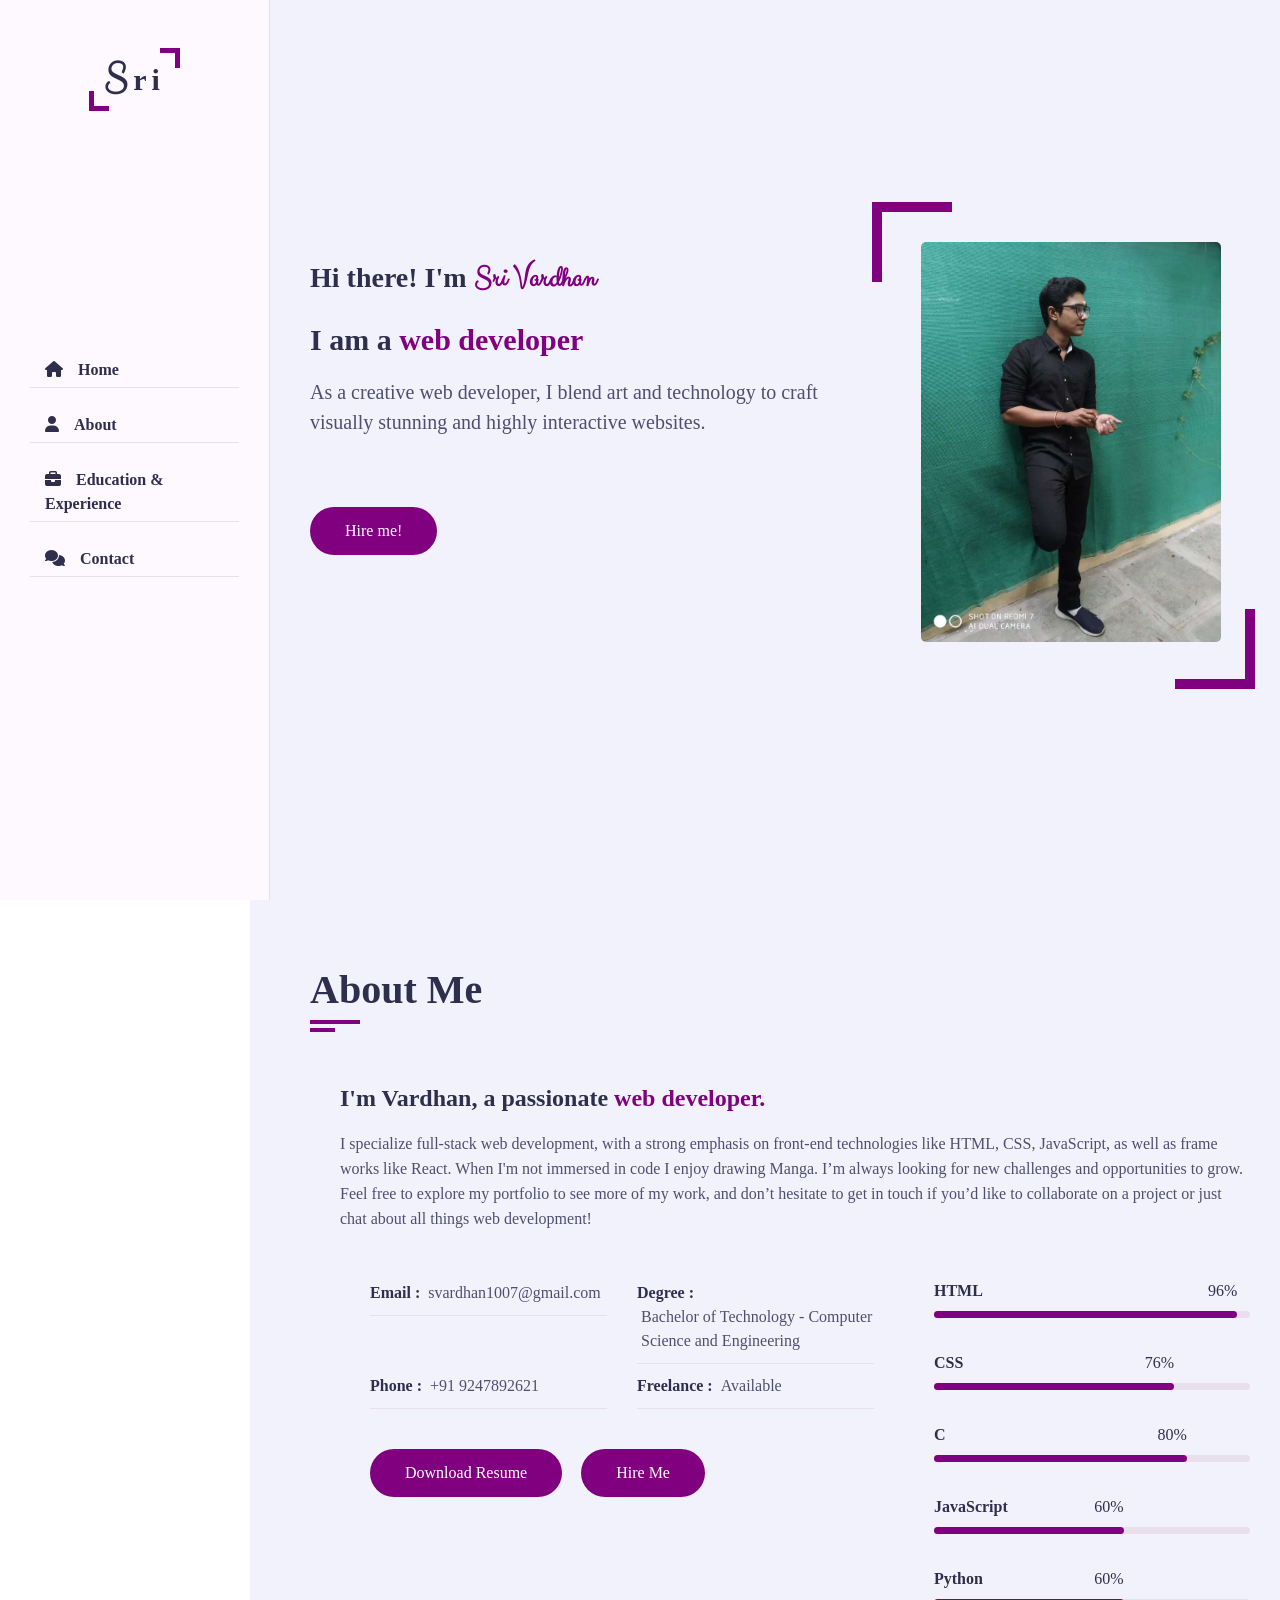
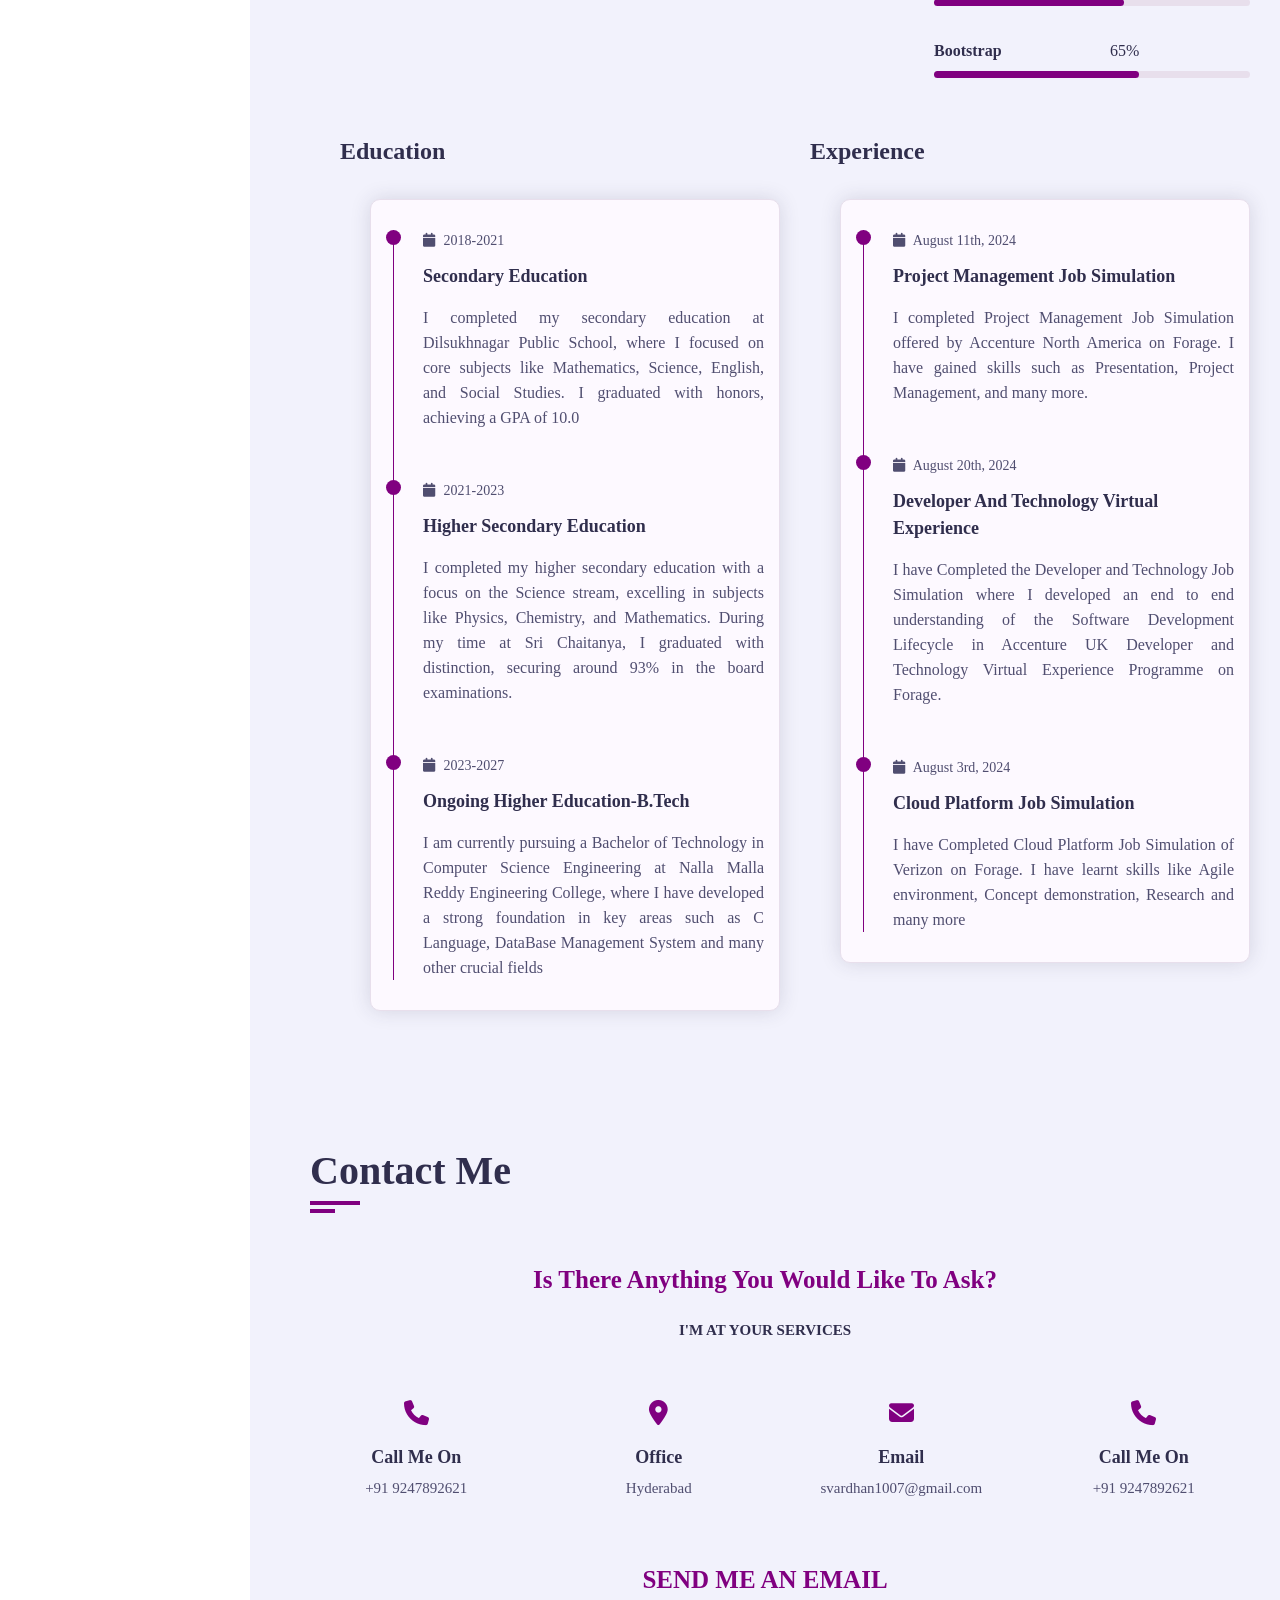
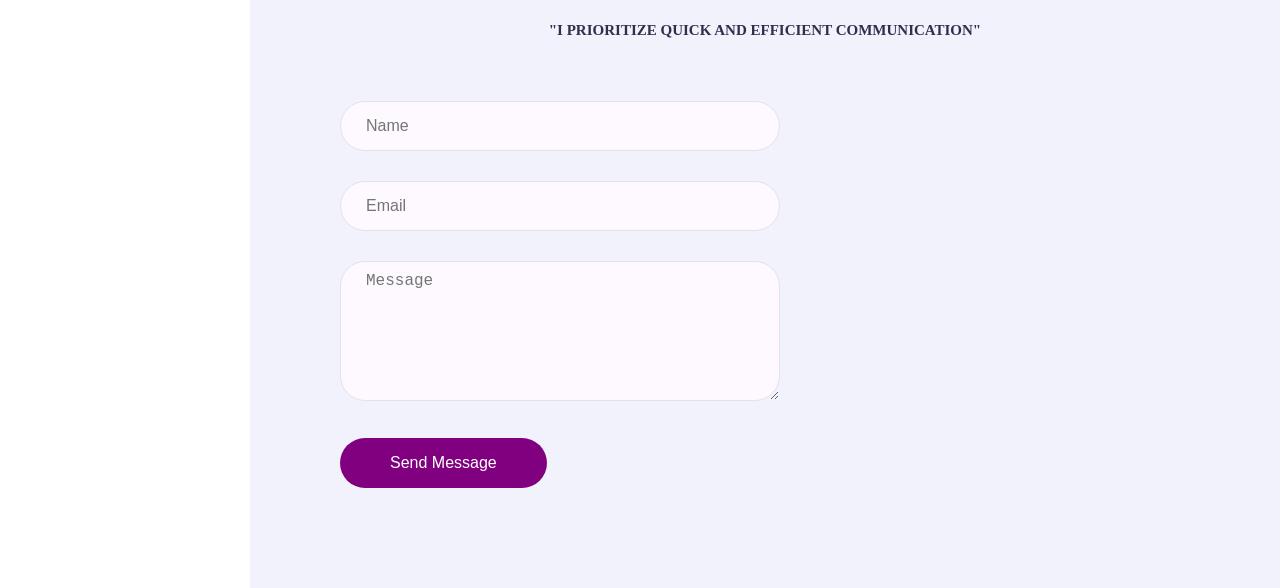
<file: index.html>
<!DOCTYPE html>
<html lang="en">
<head>
    <meta charset="UTF-8">
    <meta name="viewport" content="width=device-width, initial-scale=1.0">
    <link rel="stylesheet" href="style.css">
    <link rel="stylesheet" href="color-1.css">
    <link rel="stylesheet" href="https://cdnjs.cloudflare.com/ajax/libs/font-awesome/6.6.0/css/all.min.css">
    <title>Document</title>
</head>
<body>
    <div class="main-container">
        <div class="aside">
            <div class="logo">
                <a href="#"><span>S</span>ri</a>
            </div>
            <div class="nav-toggler">
                <span></span>
            </div>
            <ul class="nav">
                <li><a href="#home" ><i class="fa fa-home"></i>Home</a></li>
                <li><a href="about"><i class="fa fa-user"></i>About</a></li>
<!--                 <li><a href="#"><i class="fa fa-list"></i>Services</a></li> -->
                <li><a href="#edu-exp"><i class="fa fa-briefcase"></i>Education & Experience</a></li>
                <li><a href="#contactMe"><i class="fa fa-comments"></i>Contact</a></li>
            </ul>
        </div>
        <div class="main-content">
            <section id = "home" class="home section ">
                <div class="container">
                    <div class="row">
                        <div class="home-info padd-15">
                            <h3 class="hello">Hi there! I'm <span class="name">Sri Vardhan</span> </h3>
                            <h3 class="my-profession">I am a <span class="typing">web developer</span></h3>
                            <p>As a creative web developer, I blend art and technology to craft visually stunning and highly interactive websites.</p>
                            <a href="#contact" class="btn hire-me">Hire me!</a>
                        </div>
                        <div class="home-img padd-15">
                            <img src="img.jpg.jpeg" alt="">
                        </div>
                    </div>
                </div>
            </section>
            <section id = "about" class="about section">
                <div class="container">
                    <div class="row">
                        <div class="section-title padd-15">
                            <h2>About Me</h2>
                        </div>
                    </div>
                    <div class="row">
                        <div class="about-content padd-15">
                            <div class="row">
                                <div class="about-text padd-15">
                                    <h3>I'm Vardhan, a passionate <span>web developer.</span></h3> 
                                    <p>I specialize full-stack web development, with a strong emphasis on front-end technologies like HTML, CSS, JavaScript, as well as frame works like React. When I'm not immersed in code I enjoy drawing Manga. I’m always looking for new challenges and opportunities to grow. Feel free to explore my portfolio to see more of my work, and don’t hesitate to get in touch if you’d like to collaborate on a project or just chat about all things web development!</p>
                                </div>
                            </div>
                            <div class="row">
                                <div class="personal-info padd-15">
                                    <div class="row">
                                        <div class="info-item padd-15">
                                            <p>Email : <span>svardhan1007@gmail.com</span></p>
                                        </div>
                                        <div class="info-item padd-15">
                                            <p>Degree : <span>Bachelor of Technology - Computer Science and Engineering</span></p>
                                        </div>
                                        <div class="info-item padd-15">
                                            <p>Phone : <span>+91 9247892621</span></p>
                                        </div>
                                        <div class="info-item padd-15">
                                            <p>Freelance : <span>Available</span></p>
                                        </div>
                                    </div>
                                    <div class="row">
                                        <div class="buttons padd-15">
                                            <a href="#" class="btn">Download Resume</a>
                                            <a href="#contact" class="btn hire-me">Hire Me</a>
                                        </div>
                                    </div>
                                </div>
                                <div class="skills padd-15">
                                    <div class="row">
                                        <div class="skill-item padd-15">
                                            <h5>HTML</h5>
                                            <div class="progress">
                                                <div class="progress-in" style="width: 96%">
                                                    <div class="skill-percent">96%</div>
                                                </div>
                                            </div>
                                        </div>
                                        <div class="skill-item padd-15">
                                            <h5>CSS</h5>
                                            <div class="progress">
                                                <div class="progress-in" style="width: 76%;">
                                                    <div class="skill-percent">76%</div>
                                                </div>
                                            </div>
                                        </div>
                                        <div class="skill-item padd-15">
                                            <h5>C</h5>
                                            <div class="progress">
                                                <div class="progress-in" style="width: 80%;">
                                                    <div class="skill-percent">80%</div>
                                                </div>
                                            </div>
                                        </div>
                                        <div class="skill-item padd-15">
                                            <h5>JavaScript</h5>
                                            <div class="progress">
                                                <div class="progress-in" style="width: 60%;">
                                                    <div class="skill-percent">60%</div>
                                                </div>
                                            </div>
                                        </div>
                                        <div class="skill-item padd-15">
                                            <h5>Python</h5>
                                            <div class="progress">
                                                <div class="progress-in" style="width: 60%;">
                                                    <div class="skill-percent">60%</div>
                                                </div>
                                            </div>
                                        </div>
                                        <div class="skill-item padd-15">
                                            <h5>Bootstrap</h5>
                                            <div class="progress">
                                                <div class="progress-in" style="width: 65%;">
                                                    <div class="skill-percent">65%</div>
                                                </div>
                                            </div>
                                        </div>
                                    </div>
                                </div>
                            </div>
                            <section id = "edu-exp">
                            <div class="row">
                                <div class="education padd-15">
                                    <h3 class="title">Education</h3>
                                    <div class="row">
                                        <div class="timeline-box padd-15">
                                            <div class="timeline shadow-dark">
                                                <div class="timeline-item">
                                                    <div class="circle-dot"></div>
                                                    <h3 class="timeline-date">
                                                        <i class="fa fa-calendar"></i> 2018-2021
                                                    </h3>
                                                    <h4 class="timeline-title"> Secondary Education</h4>
                                                    <p class="timeline-text">
                                                        I completed my secondary education at Dilsukhnagar Public School, where I focused on core subjects like Mathematics, Science, English, and Social Studies. I graduated with honors, achieving a GPA of 10.0
                                                    </p>
                                                </div>
                                                <div class="timeline-item">
                                                    <div class="circle-dot"></div>
                                                    <h3 class="timeline-date">
                                                        <i class="fa fa-calendar"></i> 2021-2023
                                                    </h3>
                                                    <h4 class="timeline-title">Higher Secondary Education</h4>
                                                    <p class="timeline-text">
                                                        I completed my higher secondary education with a focus on the Science stream, excelling in subjects like Physics, Chemistry, and Mathematics. During my time at Sri Chaitanya, I graduated with distinction, securing around 93% in the board examinations.
                                                    </p>
                                                </div>
                                                <div class="timeline-item">
                                                    <div class="circle-dot"></div>
                                                    <h3 class="timeline-date">
                                                        <i class="fa fa-calendar"></i> 2023-2027
                                                    </h3>
                                                    <h4 class="timeline-title">Ongoing Higher Education-B.Tech</h4>
                                                    <p class="timeline-text">I am currently pursuing a Bachelor of Technology in Computer Science Engineering at Nalla Malla Reddy Engineering College, where I have developed a strong foundation in key areas such as C Language, DataBase Management System and many other crucial fields</p>
                                                </div>
                                            </div>
                                        </div>
                                    </div>
                                </div>
                                <div class="experience padd-15">
                                    <h3 class="title">Experience</h3>
                                    <div class="row">
                                        <div class="timeline-box padd-15">
                                            <div class="timeline shadow-dark">
                                                <div class="timeline-item">
                                                    <div class="circle-dot"></div>
                                                    <h3 class="timeline-date">
                                                        <i class="fa fa-calendar"></i> August 11th, 2024
                                                    </h3>
                                                    <h4 class="timeline-title"> Project Management Job Simulation</h4>
                                                    <p class="timeline-text">
                                                        I completed Project Management Job Simulation offered by Accenture North America on Forage. I have gained skills such as Presentation, Project Management, and many more.
                                                    </p>
                                                </div>
                                                <div class="timeline-item">
                                                    <div class="circle-dot"></div>
                                                    <h3 class="timeline-date">
                                                        <i class="fa fa-calendar"></i> August 20th, 2024
                                                    </h3>
                                                    <h4 class="timeline-title"> Developer and Technology Virtual Experience</h4>
                                                    <p class="timeline-text">
                                                        I have Completed the Developer and Technology Job Simulation where I developed an end to end understanding of the Software Development Lifecycle in Accenture UK Developer and Technology Virtual Experience Programme on Forage.
                                                    </p>
                                                </div>
                                                    <div class="timeline-item">
                                                        <div class="circle-dot"></div>
                                                        <h3 class="timeline-date">
                                                            <i class="fa fa-calendar"></i> August 3rd, 2024
                                                        </h3>
                                                        <h4 class="timeline-title"> Cloud Platform Job Simulation</h4>
                                                        <p class="timeline-text">
                                                            I have Completed Cloud Platform Job Simulation of Verizon on Forage. I have learnt skills like Agile environment, Concept demonstration, Research and many more
                                                        </p>
                                                    </div>
                                                </div>
                                            </div>
                                        </div>
                                    </div>
                                </div>
                            </section>
                        </div>
                    </div>
                </div>
            </section>
            <section id = "contactMe" class="contact section">
                <div class="container">
                    <div class="row">
                        <div class="section-title padd-15">
                            <h2>Contact Me</h2>
                        </div>
                    </div>
                    <h3 class="contact-title padd-15">Is There Anything You Would Like To Ask?</h3>
                    <h4 class="contact-sub-title padd-15">I'M AT YOUR SERVICES</h4>
                    <div class="row">
                        <div class="contact-info-item">
                            <div class="icon"><i class="fa fa-phone"></i></div>
                            <h4>Call Me On</h4>
                            <p>+91 9247892621</p>
                        </div>
                        <div class="contact-info-item padd-15">
                            <div class="icon"><i class="fa fa-map-marker-alt"></i></div>
                            <h4>Office</h4>
                            <p>Hyderabad</p>
                        </div>
                        <div class="contact-info-item padd-15">
                            <div class="icon"><i class="fa fa-envelope"></i></div>
                            <h4>Email</h4>
                            <p>svardhan1007@gmail.com</p>
                        </div>
                        <div class="contact-info-item padd-15">
                            <div class="icon"><i class="fa fa-phone"></i></div>
                            <h4>Call Me On</h4>
                            <p>+91 9247892621</p>
                        </div>
                    </div>
                    <h3 class="contact-title padd-15">SEND ME AN EMAIL</h3>
                    <h4 class="contact-sub-title padd-15">"I PRIORITIZE QUICK AND EFFICIENT COMMUNICATION"</h4>
                    <div class="row">
                        <div class="contact-form padd-15">
                            <div class="row">
                                <div class="form-item col-6 padd-15">
                                    <div class="form-group">
                                        <input type="text" class="form-control" placeholder="Name">
                                    </div>
                                </div>
                            </div>
                            <div class="row">
                                <div class="form-item col-6 padd-15">
                                    <div class="form-group">
                                        <input type="email" class="form-control" placeholder="Email">
                                    </div>
                                </div>
                            </div>
                            <div class="row">
                                <div class="form-item col-6 padd-15">
                                    <div class="form-group">
                                        <textarea name="" class="form-control" placeholder="Message" id=""></textarea>
                                    </div>
                                </div>
                            </div>
                            <div class="row">
                                <div class="form-item col-6 padd-15">
                                    <button type="submit" class="btn">Send Message</button>
                                </div>
                            </div>
                        </div>
                    </div>
                </div>
            </section>
        </div>
    </div>
<!--     <div class="style-switcher">
        <div class="style-switcher-toggler s-icon">
            <i class="fas fa-cog fa-spin"></i>
        </div>
        <div class="day-night s-icon">
            <i class="fas fa-moon"></i>
        </div>
        <h4>Theme Colors</h4>
        <div class="colors">
            <span class="color-1" onclick="setActiveStyle('color-1')"></span>
            <span class="color-2" onclick="setActiveStyle('color-2')"></span>
            <span class="color-3" onclick="setActiveStyle('color-3')"></span>
            <span class="color-4" onclick="setActiveStyle('color-4')"></span>
            <span class="color-5" onclick="setActiveStyle('color-5')"></span>
        </div>
    </div> -->
</body>
</html>
</file>
<file: style.css>
@import url('https://fonts.googleapis.com/css2?family=Clicker+Script&family=Poppins:ital,wght@0,100;0,200;0,300;0,400;0,500;0,600;0,700;0,800;0,900;1,100;1,200;1,300;1,400;1,500;1,600;1,700;1,800;1,900&display=swap');
:root
{
    --bg-black-900: #f2f2fc;
    --bg-black-100:#fdf9ff;
    --bg-black-50:#e8dfec;
    --text-black-900:#302e4d;
    --text-black-700:#504e70;
}
body{
    margin: 0;
    padding: 0;
    line-height: 1.5;
    font-size: 16px;
    font-family: 'poppins' sans-serif;
}
*{
    margin: 0;
    padding: 0;
    outline:none;
    text-decoration: none;
    box-sizing: border-box;
}
::before,::after{
    box-sizing: border-box;
}
ul{
    list-style: none;
}
.section{
    background: var(--bg-black-900);
    min-height: 100vh;
    display: block;
    padding: 0 30px;
    opacity: 1;
}
.hidden{
    display: none !important;
}
.main-content{
    padding-left: 250px;
}
.padd-15{
    padding-left: 15px;
    padding-right: 15px;
}
.container{
    max-width: 1100px;
    width: 100%;
    margin: auto;
}
.section .container{
    padding-top: 60px;
    padding-bottom: 70px;
}
.section-title{
    flex: 0 0 100%;
    max-width: 100%;
    margin-bottom: 60px;
}
.section-title h2{
    font-size: 40px;
    color: var(--text-black-900);
    font-weight: 700;
    position:relative;
}
.section-title h2::before{
    content: '';
    height: 4px;
    width: 50px;
    background-color: var(--skin-color);
    position: absolute;
    top: 100%;
    left: 0;
}
.section-title h2::after{
    content: '';
    height: 4px;
    width: 25px;
    background-color: var(--skin-color);
    position: absolute;
    top: 100%;
    left: 0;
    margin-top: 8px;

}
.row{
    display: flex;
    flex-wrap: wrap;
    margin-left: 15px;
    margin-right: -15px;
    position: relative;
}
.btn{
    font-size: 16px;
    font-weight: 500;
    padding: 12px 35px;
    color: white;
    border-radius: 40px;
    display: inline-block;
    white-space: nowrap;
    border: none;
    background: var(--skin-color);
    transition: all 0.3s ease;
}
.btn:hover{
    transform: scale(1.05);
}
.shadow-dark{
    box-shadow: 0 0 20px rgba(48,46,77 ,0.15);
}
.aside{
    width: 270px;
    background: var(--bg-black-100);
    position: fixed;
    left: 0;
    top: 0;
    padding: 30px;
    height: 100%;
    border-right: 1px solid var(--bg-black-50);
    display: flex;
    justify-content: center;
    align-items: center;
    z-index: 10;
}
.aside .logo{
    position: absolute;
    top: 50px;
    font-size: 30px;
    text-transform: capitalize;
}
.aside .logo a{
    color: var(--text-black-900);
    font-weight: 700;
    padding: 15px 15px;
    font-size: 30px;
    letter-spacing: 5px;
    position: relative;
}
.aside .logo a span{
    font-family: 'Clicker Script',cursive;
    font-size: 40px;
}
.aside .logo a::before{
    content: '';
    position: absolute;
    width: 20px;
    height: 20px;
    border-bottom: 5px solid var(--skin-color);
    border-left: 5px solid var(--skin-color);
    bottom: 0;    
    left: 0;
}
.aside .logo a::after{
    content: '';
    position: absolute;
    width: 20px;
    height: 20px;
    border-top: 5px solid var(--skin-color);
    border-right: 5px solid var(--skin-color);
    top: 0;    
    right: 0;
}
.aside .nav-toggler{
    height: 40px;
    width: 45px;
    border: 1px solid var(--bg-black-50);
    cursor: pointer;
    position: fixed;
    left: 300px;
    top: 20px;
    border-radius: 5px;
    background: var(--bg-black-100);
    display: none;
    align-items: center;
    justify-content: center;
}
.aside .nav-toggler span
{
    height: 2px;
    width: 18px;
    background: var(--skin-color);
    display: inline-block;
    position: relative;
}
.aside .nav-toggler span::before{
    content: '';
    height: 2px;
    width: 18px;
    background: var(--skin-color);
    position: absolute;
    top: -6px;
    left: 0;
}
.aside .nav-toggler span::after{
    content: '';
    height: 2px;
    width: 18px;
    background: var(--skin-color);
    position: absolute;
    top: 6px;
    left: 0;
}
.aside .nav{
    margin-top: 50px;
}
.aside .nav li{
    margin-bottom: 20px;
    display: block;
}
.aside .nav li a{
    font-size: 16px;
    font-weight: 600;
    display:block;
    border-bottom: 1px solid var(--bg-black-50);
    color: var(--text-black-900);
    padding: 5px 15px;
}
.aside .nav li a.active{
    color: var(--skin-color);
}
.aside .nav li a i{
    margin-right: 15px;
}
.home{
    min-height: 100vh;
    display: flex;
    color: var(--text-black-900);
}
.home .home-info{
    flex: 0 0 60%;
    max-width: 60%;
}
h3.hello{
    font-size: 28px;
    margin: 15px 0;
}
h3.hello span{
    font-family: 'Clicker Script' , cursive;
    font-size: 30px;
    font-weight: 700;
    color: var(--skin-color);
}
h3.my-profession{
    font-size: 30px;
    margin: 15px 0;
}
.typing{
    color: var(--skin-color);
}
.home-info p{
    margin-bottom: 70px;
    font-size: 20px;
    color: var(--text-black-700);
}
.home .home-img{
    flex: 0 0 40%;
    max-width: 40%;
    text-align: center;
    position: relative;
}
.home-img::after{
    content: '';
    position: absolute;
    height: 80px;
    width: 80px;
    border-bottom: 10px solid var(--skin-color);
    border-right: 10px solid var(--skin-color);
    right: 10px;
    bottom:-40px;
}
.home-img::before{
    content: '';
    position: absolute;
    height: 80px;
    width: 80px;
    border-top: 10px solid var(--skin-color);
    border-left: 10px solid var(--skin-color);
    left: -5px;
    top:-40px;
}
.home .home-img img{
    margin: auto;
    border-radius: 5px;
    height: 400px;
}
.about .about-content{
    flex: 0 0 100%;
    max-width: 100%;
}
.about .about-content .about-text{
    flex: 0 0 100%;
    max-width: 100%;    
}
.about .about-content .about-text h3{
    font-size: 24px;
    margin-bottom: 15px;
    font-weight: 700;
    color: var(--text-black-900);
}
.about .about-content .about-text h3 span{
    color: var(--skin-color);
}
.about .about-content .about-text p{
    font-size: 16px;
    line-height: 25px;
    color: var(--text-black-700);
}
.about .about-content .personal-info{
    flex: 0 0 60%;
    max-width: 60%;
    margin-top: 40px;
}
.about .about-content .personal-info .info-item{
    flex: 0 0 50%;
    max-width: 50%;
}
.about .about-content .personal-info .info-item p{
    font-weight: 600;
    padding: 10px 0;
    font-size: 16px;
    color: var(--text-black-900);
    border-bottom: 1px solid var(--bg-black-50);
}
.about .about-content .personal-info .info-item p span{
    font-weight: 400;
    color: var(--text-black-700);
    margin-left: 4px;
    display: inline-block;
}
.about .about-content .personal-info .buttons{
    margin-top: 30px;
}
.about .about-content .personal-info .buttons .btn{
    margin-right: 15px;
    margin-top: 10px;
}
.about .about-content .skills{
    flex: 0 0 40%;
    max-width: 40%;
    margin-top: 40px;
}
.about .about-content .skills .skill-item{
    flex: 0 0 100%;
    max-width: 100%;
}
.about .about-content .skills .skill-item h5{
    line-height: 40px;
    font-weight: 600;
    font-size: 16px;
    color: var(--text-black-900);
    text-transform: capitalize;
}
.about .about-content .skills .skill-item .progress{
    background-color: var(--bg-black-50);
    height: 7px;
    border-radius: 4px;
    width: 100%;
    position: relative;
} 
.about .about-content .skills .skill-item{
    margin-bottom: 25px;
}.about .about-content .skills .skill-item .progress .progress-in{
    position: absolute;
    left: 0;
    top: 0;
    height: 100%;
    border-radius: 4px;
    background-color: var(--skin-color);
}
.about .about-content .skills .skill-item .skill-percent{
    position:absolute;
    right: 0;
    color: var(--text-black-900);
    top: -40px;
    font-weight: 400;
    line-height: 40px;
}
.about .about-content .education,
.about .about-content .experience{
    flex: 0 0 50%;
    max-width: 50%;
    margin-top: 30px;
}
.about .about-content h3.title{
    font-size: 24px;
    margin-bottom: 30px;
    font-weight: 700;
    color: var(--text-black-900);
}
.about .about-content .timeline-box{
    flex: 0 0 100%;
    max-width: 100%;
}
.about .about-content .timeline{
    background-color: var(--bg-black-100);
    padding: 30px 15px;
    border: 1px solid var(--bg-black-50);
    border-radius: 10px;
    width: 100%;
    position: relative;
}
.about .about-content .timeline .timeline-item{
    position: relative;
    padding-left: 37px;
    padding-bottom: 50px;
}
.about .about-content .timeline .timeline-item:last-child{
    padding-bottom: 0;
}
.about .about-content .timeline .timeline-item::before{
    content:'';
    width: 1px;
    position: absolute;
    height:100%;
    left: 7px;
    top: 0;
    background-color: var(--skin-color);
}
.about .about-content .timeline .circle-dot{
    position: absolute;
    left: 0;
    top: 0;
    height: 15px;
    width: 15px;
    border-radius: 50%;
    background-color: var(--skin-color);
}
.about .about-content .timeline .timeline-date{
    font-weight: 400;
    font-size: 14px;
    margin-bottom: 12px;
    color: var(--text-black-700);
}
.about .about-content .timeline .timeline-date .fa{
    margin-right: 5px;
}
.about .about-content .timeline .timeline-title{
    font-weight: 700;
    font-size: 18px;
    margin-bottom: 15px;
    text-transform: capitalize;
    color: var(--text-black-900);
}
.about .about-content .timeline .timeline-text{
    line-height: 25px;
    font-size: 16px;
    text-align: justify;
    color: var(--text-black-700);
}
.contact-title{
    color: var(--skin-color);
    text-align: center;
    font-size: 25px;
    margin-bottom: 20px;
}
.contact-sub-title{
    color: var(--text-black-900);
    text-align: center;
    font-size: 15px;
    margin-bottom: 60px;
}
.contact .contact-info-item{
    flex: 0 0 25%;
    max-width: 25%;
    text-align: center;
    margin-bottom: 60px;
}
.contact .contact-info-item .icon{
    display: inline-block;
}
.contact .contact-info-item .icon .fa{
    font-size: 25px;
    color: var(--skin-color);
}
.contact .contact-info-item h4{
    font-size: 18px;
    font-weight: 700;
    color: var(--text-black-900);
    text-transform: capitalize;
    margin: 15px 0 5px;
}
.contact .contact-info-item p{
    font-size: 15px;
    line-height: 25px;
    color: var(--text-black-700);
}
.contact .contact-form{
    flex: 0 0 100%;
    max-width: 100%;
}
.contact .contact-form .col-6{
    flex: 0 0 50%;
    max-width: 50%;
}
.contact .contact-form .col-12{
    flex: 0 0 100%;
    max-width: 100%;
    background: red;
}
.contact .contact-form .form-item{
    margin-bottom: 30px;
}
.contact .contact-form .form-item .form-control{
    width: 100%;
    height: 50px;
    border-radius: 25px;
    background: var(--bg-black-100);
    border: 1px solid var(--bg-black-50);
    padding: 10px 25px;
    font-size: 16px;
    color: var(--text-black-700);
    transition: all 0.3s ease;
}
.contact .contact-form .form-item .form-control:focus{
    box-shadow: 0 0 2px rgba(33, 33, 41, 0.15);
}
.contact .contact-form .form-item textarea.form-control{
    height: 140px;
}
.contact .contact-form .btn{
    height: 50px;
    padding: 0 50px;
}
@media(max-width:1199px)
{
    .aside
    {
        left: -270px;
    }
    .main-content
    {
        padding-left: 0;
    }
    .about .about-content .personal-info .info-item p span
    {
        display: block;
        margin-left: 0;
    }
}
@media(max-width:991px)
{
    .contact .contact-info-item,
    .home .home-info
    {
        flex: 0 0 100%;
        max-width: 100%;
    }

    .home .home-img
    {
        display: none;
    }
}
@media (max-width:767px)
{
    .contact .contact-form .col-6,
    .contact .contact-info-item,
    .about .about-content .education,
    .about .about-content .experience,
    .about .about-content .skills,
    .about .about-content .personal-info
    {
        flex: 0 0 100%;
        max-width: 100%;
    }
}
</file>
<file: color-1.css>
:root{
    --skin-color: purple;
}
</file>
